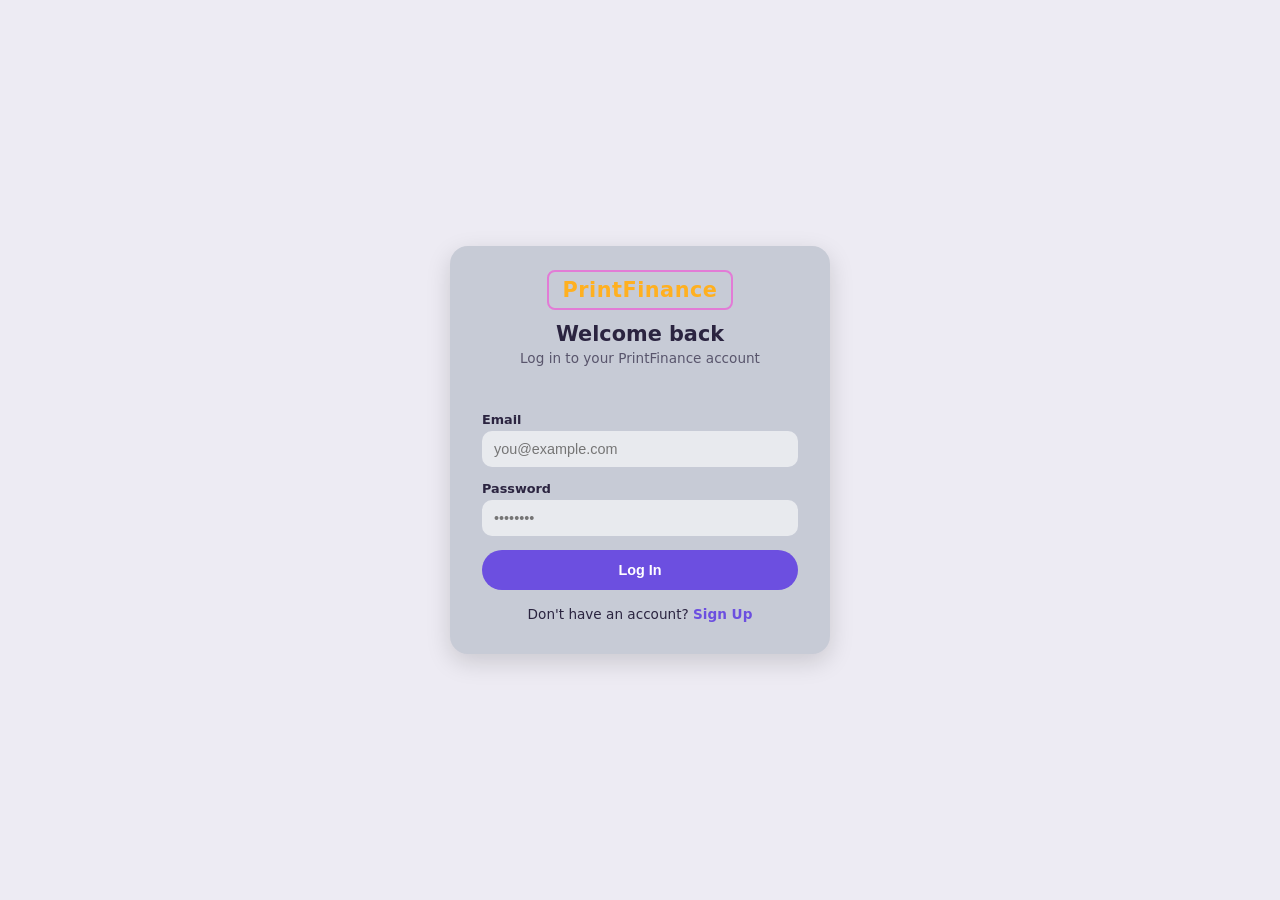
<file: login.html>
<!DOCTYPE html>
<html lang="en">
<head>
<meta charset="UTF-8">
<meta name="viewport" content="width=device-width, initial-scale=1.0">
<title>Log In — PrintFinance</title>
<script src="auth.js"></script>
<script src="storage.js"></script>
<link rel="stylesheet" href="styles.css">
</head>
<body>

<div class="auth-wrap">
  <div class="auth-card">
    <div class="auth-logo"><span class="logo">PrintFinance</span></div>
    <div class="auth-title">Welcome back</div>
    <div class="auth-sub">Log in to your PrintFinance account</div>

    <div class="auth-error" id="loginError"></div>

    <form id="loginForm">
      <div class="auth-field">
        <label>Email</label>
        <input type="email" id="loginEmail" placeholder="you@example.com" required>
      </div>
      <div class="auth-field">
        <label>Password</label>
        <input type="password" id="loginPassword" placeholder="••••••••" required>
      </div>
      <button type="submit" class="auth-btn">Log In</button>
    </form>

    <div class="auth-switch">Don't have an account? <a href="signup.html">Sign Up</a></div>
  </div>
</div>

<script src="login.js"></script>
</body>
</html>
</file>
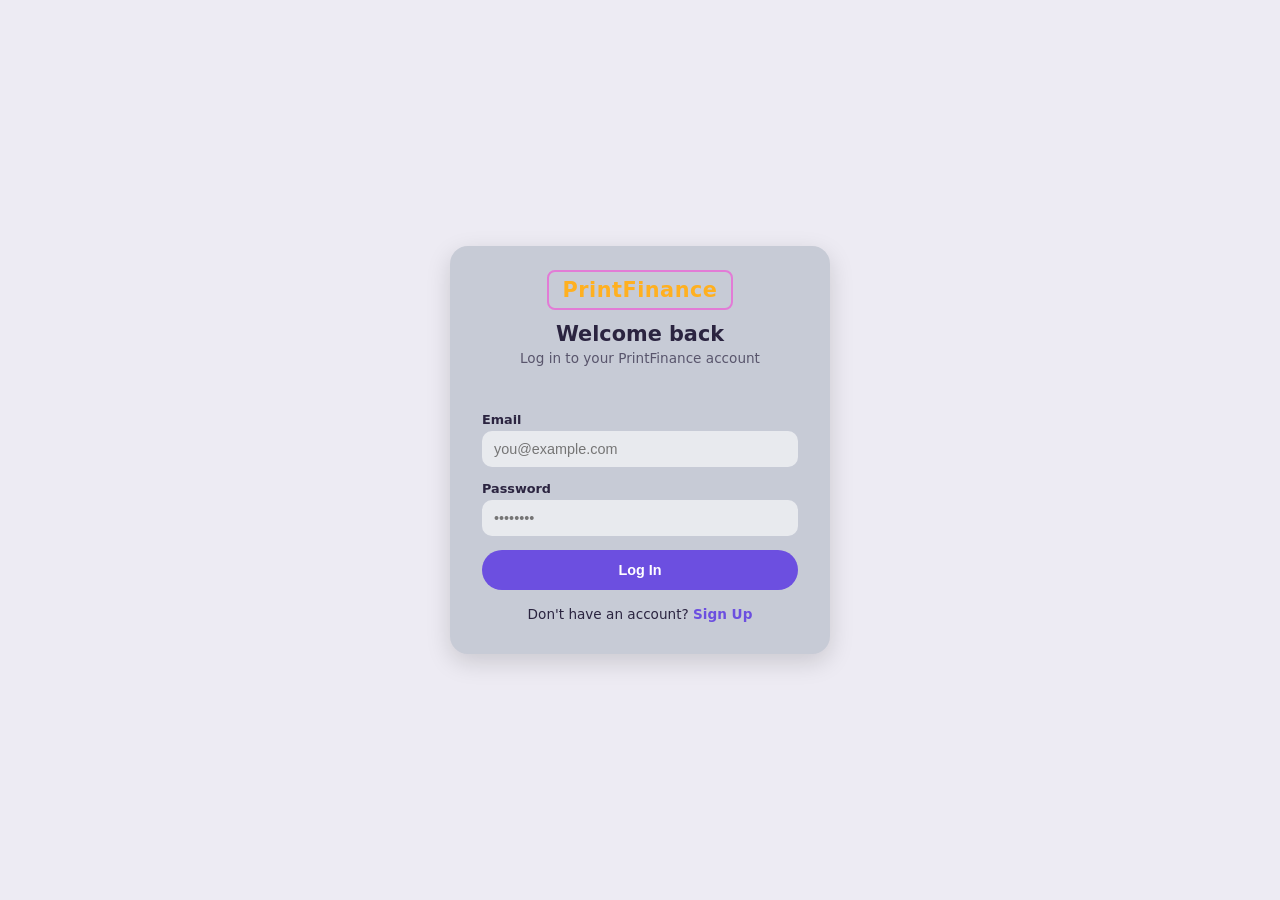
<file: settings.html>
<!DOCTYPE html>
<html lang="en">
<head>
<meta charset="UTF-8">
<meta name="viewport" content="width=device-width, initial-scale=1.0">
<title>Settings — PrintFinance</title>
<script src="auth.js"></script>
<script>requireAuth();</script>
<script src="storage.js"></script>
<link rel="stylesheet" href="styles.css">
</head>
<body>

<div class="navbar">
  <div class="logo">PrintFinance</div>
  <div class="nav-links">
    <a href="index.html">DASHBOARD</a>
    <a href="settings.html">SETTINGS</a>
    <div class="calc-label" id="calcToggle">Basic<br>Calculator 🖩</div>
  </div>
  <div class="user-block">
    <div class="dropdown-wrap">
      <div class="names" id="accountToggle">
        <div id="currentUserName">Account</div>
        <div>Manage Accounts ▾</div>
      </div>
      <div class="dropdown-menu account-menu" id="accountDropdown">
        <div id="logoutBtn">Log Out</div>
      </div>
    </div>
    <div class="avatar">👤</div>
  </div>
</div>

<div class="settings-wrap">
  <a href="index.html" class="back-link">← Back to Dashboard</a>

  <div class="settings-card">
    <div class="settings-title">Appearance</div>
    <div class="settings-sub">Choose how PrintFinance looks. Your pick is saved on this device.</div>
    <div class="theme-grid" id="themeGrid">
      <div class="theme-option" data-theme="original">
        <div class="theme-swatch">
          <span style="background:#6C4FE0"></span>
          <span style="background:#6FCF97"></span>
          <span style="background:#F19BAB"></span>
        </div>
        <div class="theme-name">Original</div>
      </div>
      <div class="theme-option" data-theme="dark">
        <div class="theme-swatch">
          <span style="background:#2C2350"></span>
          <span style="background:#3FA873"></span>
          <span style="background:#C46E82"></span>
        </div>
        <div class="theme-name">Dark Mode</div>
      </div>
      <div class="theme-option" data-theme="sunset">
        <div class="theme-swatch">
          <span style="background:#FF7E5F"></span>
          <span style="background:#8FBF6F"></span>
          <span style="background:#F2A29A"></span>
        </div>
        <div class="theme-name">Sunset</div>
      </div>
    </div>
  </div>

  <div class="settings-card">
    <div class="settings-title">Data</div>
    <div class="settings-sub">Your transactions are stored locally in this browser (localStorage) — clearing your browser data, or using a different browser or device, will not carry them over.</div>
    <button class="danger-btn" id="clearDataBtn">Clear All Transactions</button>
  </div>
</div>

<!-- BASIC CALCULATOR MODAL -->
<div class="modal-overlay" id="calcOverlay">
  <div class="calculator" id="calculator">
    <div class="calc-header">
      <span>Basic Calculator</span>
      <button class="calc-close" id="calcClose">✕</button>
    </div>
    <div class="calc-display" id="calcDisplay">0</div>
    <div class="calc-grid">
      <button data-action="clear">C</button>
      <button data-action="backspace">⌫</button>
      <button data-action="percent">%</button>
      <button data-op="/">÷</button>

      <button data-num="7">7</button>
      <button data-num="8">8</button>
      <button data-num="9">9</button>
      <button data-op="*">×</button>

      <button data-num="4">4</button>
      <button data-num="5">5</button>
      <button data-num="6">6</button>
      <button data-op="-">−</button>

      <button data-num="1">1</button>
      <button data-num="2">2</button>
      <button data-num="3">3</button>
      <button data-op="+">+</button>

      <button data-num="0" class="wide">0</button>
      <button data-action="decimal">.</button>
      <button data-action="equals" class="equals">=</button>
    </div>
  </div>
</div>

<script src="settings.js"></script>
<script src="calculator.js"></script>
</body>
</html>
</file>
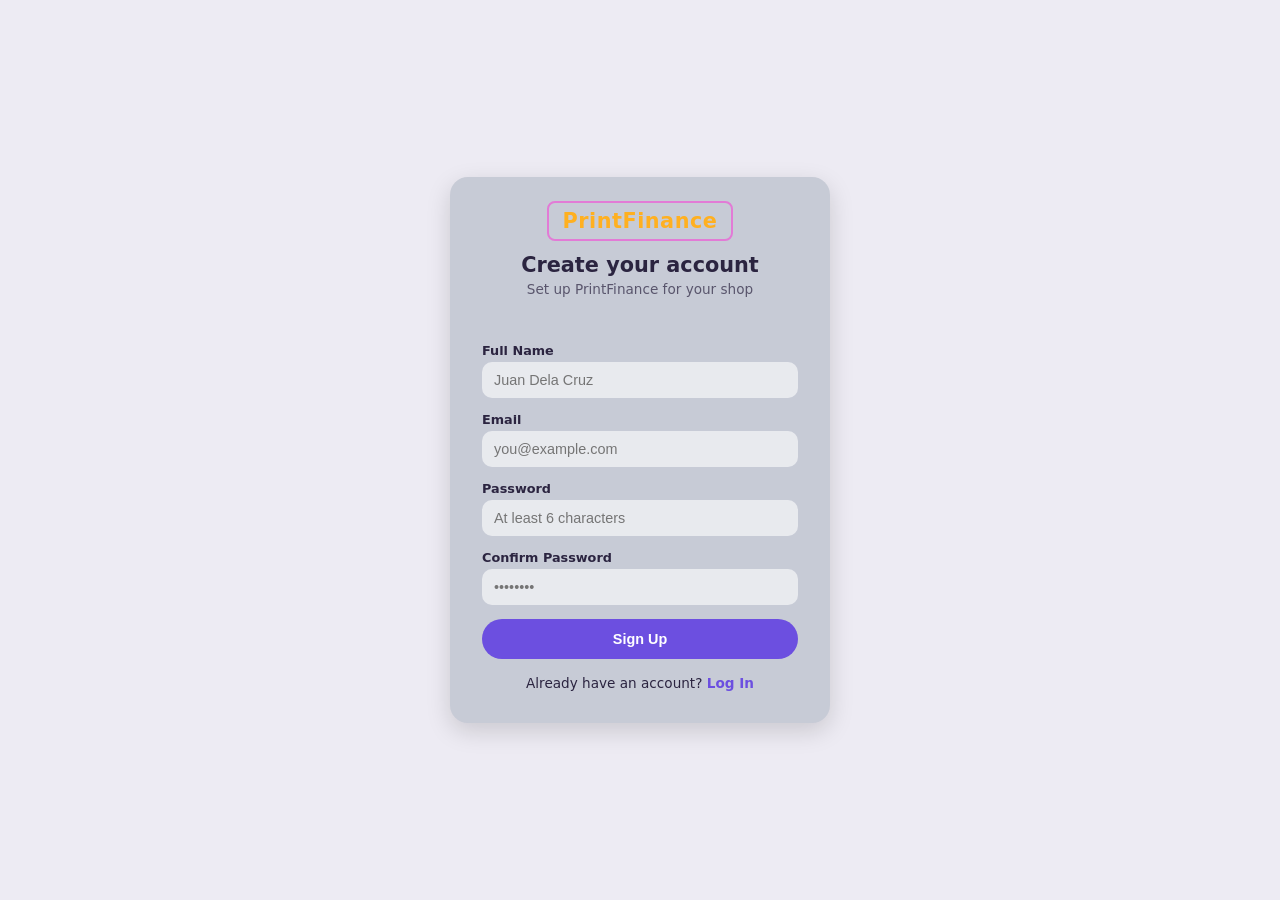
<file: signup.html>
<!DOCTYPE html>
<html lang="en">
<head>
<meta charset="UTF-8">
<meta name="viewport" content="width=device-width, initial-scale=1.0">
<title>Sign Up — PrintFinance</title>
<script src="auth.js"></script>
<script src="storage.js"></script>
<link rel="stylesheet" href="styles.css">
</head>
<body>

<div class="auth-wrap">
  <div class="auth-card">
    <div class="auth-logo"><span class="logo">PrintFinance</span></div>
    <div class="auth-title">Create your account</div>
    <div class="auth-sub">Set up PrintFinance for your shop</div>

    <div class="auth-error" id="signupError"></div>

    <form id="signupForm">
      <div class="auth-field">
        <label>Full Name</label>
        <input type="text" id="signupName" placeholder="Juan Dela Cruz" required>
      </div>
      <div class="auth-field">
        <label>Email</label>
        <input type="email" id="signupEmail" placeholder="you@example.com" required>
      </div>
      <div class="auth-field">
        <label>Password</label>
        <input type="password" id="signupPassword" placeholder="At least 6 characters" required>
      </div>
      <div class="auth-field">
        <label>Confirm Password</label>
        <input type="password" id="signupConfirm" placeholder="••••••••" required>
      </div>
      <button type="submit" class="auth-btn">Sign Up</button>
    </form>

    <div class="auth-switch">Already have an account? <a href="login.html">Log In</a></div>
  </div>
</div>

<script src="signup.js"></script>
</body>
</html>
</file>
<file: styles.css>
:root, [data-theme="original"]{
  --bg: #EDEBF3;
  --panel-bg: #C7CBD6;
  --text: #2B2440;

  --nav-grad-1: #6C4FE0;
  --nav-grad-2: #5a3fce;
  --logo-text: #FFB020;
  --logo-bg: rgba(255,255,255,0.08);
  --logo-border: #E27BD6;

  --green: #6FCF97;
  --green-dark: #4EAE75;
  --pink: #F19BAB;
  --pink-dark: #E27B8F;

  --blue-card-bg: #A9C6FA;
  --blue-card-text: #1c3b78;
  --red-card-bg: #F3A6A6;
  --red-card-text: #7a1f1f;
  --profit-text: #1e4a30;

  --gold: #F5B400;
  --scrollbar-thumb: #9b9bb0;

  --dropdown-bg: #ffffff;
  --dropdown-text: #2B2440;
  --dropdown-hover: #EDEBF3;
}

[data-theme="dark"]{
  --bg: #1B1926;
  --panel-bg: #2B2740;
  --text: #EDEBF3;

  --nav-grad-1: #2C2350;
  --nav-grad-2: #17132B;
  --logo-text: #FFC157;
  --logo-bg: rgba(255,255,255,0.06);
  --logo-border: #9B6BD1;

  --green: #3FA873;
  --green-dark: #2E7D57;
  --pink: #C46E82;
  --pink-dark: #A5546A;

  --blue-card-bg: #3E5FA0;
  --blue-card-text: #DCE7FF;
  --red-card-bg: #A0453E;
  --red-card-text: #FFE0DC;
  --profit-text: #E6FFF0;

  --gold: #F5C542;
  --scrollbar-thumb: #55506E;

  --dropdown-bg: #2B2740;
  --dropdown-text: #EDEBF3;
  --dropdown-hover: #3D3860;
}

[data-theme="sunset"]{
  --bg: #FFF3E6;
  --panel-bg: #F5D9BF;
  --text: #4A2E1E;

  --nav-grad-1: #FF7E5F;
  --nav-grad-2: #FEB47B;
  --logo-text: #7A2E10;
  --logo-bg: rgba(255,255,255,0.3);
  --logo-border: #E2574C;

  --green: #8FBF6F;
  --green-dark: #6E9E52;
  --pink: #F2A29A;
  --pink-dark: #E2807A;

  --blue-card-bg: #FFD8A8;
  --blue-card-text: #7A4A12;
  --red-card-bg: #F2A29A;
  --red-card-text: #7A2E22;
  --profit-text: #274E1A;

  --gold: #D96C2B;
  --scrollbar-thumb: #D9A066;

  --dropdown-bg: #FFEBD6;
  --dropdown-text: #4A2E1E;
  --dropdown-hover: #F5D2A8;
}

*{box-sizing:border-box; margin:0; padding:0;}
body{
  font-family: 'Segoe UI', system-ui, -apple-system, sans-serif;
  background: var(--bg);
  color: var(--text);
  min-height:100vh;
  transition: background 0.2s ease, color 0.2s ease;
}

/* ===== NAVBAR ===== */
.navbar{
  background: linear-gradient(135deg, var(--nav-grad-1), var(--nav-grad-2));
  display:flex;
  align-items:center;
  justify-content:space-between;
  padding: 14px 28px;
  color:white;
  flex-wrap:wrap;
  gap:12px;
}
.logo{
  font-weight:800;
  font-size:1.3rem;
  color: var(--logo-text);
  background: var(--logo-bg);
  border: 2px solid var(--logo-border);
  border-radius:8px;
  padding:6px 14px;
  letter-spacing:0.5px;
}
.nav-links{
  display:flex;
  gap:36px;
  align-items:center;
  font-weight:700;
  font-size:0.82rem;
  letter-spacing:0.5px;
}
.nav-links > div, .nav-links > a{ display:flex; align-items:center; gap:4px; cursor:pointer; opacity:0.95; color:white; text-decoration:none;}
.nav-links > div:hover, .nav-links > a:hover{ opacity:1; text-decoration: underline; }
.calc-label{ text-align:center; line-height:1.1;}
.user-block{ display:flex; align-items:center; gap:10px; font-size:0.8rem; }
.user-block .names{ text-align:right; line-height:1.4; cursor:pointer; }
.user-block .names div:first-child{ font-weight:700; }
.user-block .names div:last-child{ opacity:0.85; font-size:0.72rem; }
.avatar{
  width:38px; height:38px; border-radius:50%;
  background:#DCD6F0;
  display:flex; align-items:center; justify-content:center;
  font-size:1.1rem;
}

/* ===== NAV DROPDOWNS ===== */
.dropdown-wrap{ position:relative; }
.dropdown-menu{
  position:absolute;
  top:130%;
  left:0;
  background: var(--dropdown-bg);
  color: var(--dropdown-text);
  border-radius:10px;
  padding:6px;
  min-width:140px;
  box-shadow: 0 6px 16px rgba(0,0,0,0.25);
  display:none;
  z-index:50;
}
.dropdown-menu.account-menu{ left:auto; right:0; }
.dropdown-menu.open{ display:block; }
.dropdown-menu div{
  padding:8px 12px;
  border-radius:6px;
  cursor:pointer;
  font-weight:600;
  font-size:0.8rem;
  white-space:nowrap;
}
.dropdown-menu div:hover{ background: var(--dropdown-hover); }
.dropdown-menu div.active{ text-decoration:underline; }

/* ===== LAYOUT ===== */
.dashboard{
  display:grid;
  grid-template-columns: 260px 1fr 300px;
  gap:16px;
  padding:16px;
  align-items:start;
}
@media (max-width: 980px){
  .dashboard{ grid-template-columns: 1fr; }
}

.panel{
  background: var(--panel-bg);
  border-radius: 16px;
  padding:16px;
  box-shadow: 0 3px 8px rgba(0,0,0,0.08);
  transition: background 0.2s ease;
}

/* ===== LEFT PANEL ===== */
.left-panel{ display:flex; flex-direction:column; align-items:center; min-height: 480px; }
.chart-wrap{ width:100%; max-width:220px; margin-bottom:10px; }
.legend{ width:100%; margin-top:8px; font-size:0.85rem; font-weight:600;}
.legend-item{ display:flex; align-items:center; gap:8px; margin:6px 0;}
.dot{ width:14px; height:14px; border-radius:50%; flex-shrink:0;}
.datetime{ margin-top:auto; text-align:center; padding-top:20px; }
.datetime .time{ font-weight:700; }
.datetime .date{ color: var(--gold); font-weight:800; font-size:1.05rem; }

/* ===== MIDDLE LOG ===== */
.log-panel{ max-height: 560px; overflow-y:auto; display:flex; flex-direction:column; gap:10px; }
.log-entry{
  border-radius:10px;
  padding:10px 16px;
  color:white;
  font-size:0.85rem;
  font-weight:600;
  display:flex;
  flex-wrap:wrap;
  gap: 4px 18px;
  animation: slideIn 0.25s ease;
}
@keyframes slideIn{ from{ opacity:0; transform: translateY(-6px);} to{opacity:1; transform:translateY(0);} }
.log-entry.service{ background: var(--green); }
.log-entry.purchase{ background: var(--pink); }
.log-empty{ text-align:center; opacity:0.6; font-size:0.85rem; padding:24px 0; }

/* ===== RIGHT PANEL ===== */
.right-panel{ display:flex; flex-direction:column; gap:14px; }
.stats-row{ display:flex; gap:12px; }
.stat-card{
  flex:1;
  border-radius:12px;
  padding:12px 14px;
  text-align:center;
  box-shadow: 0 2px 5px rgba(0,0,0,0.12);
}
.stat-card.revenue{ background: var(--blue-card-bg); color: var(--blue-card-text);}
.stat-card.expenses{ background: var(--red-card-bg); color: var(--red-card-text);}
.stat-card.profit{ background: var(--green); color: var(--profit-text); margin: 0 auto; width:60%; }
.stat-label{ font-size:0.7rem; font-weight:800; letter-spacing:0.4px; opacity:0.9;}
.stat-value{ font-size:1.3rem; font-weight:800; margin-top:2px;}

.form-box{ border-radius:14px; padding:14px; }
.form-box.services{ background: var(--green); }
.form-box.purchase{ background: var(--pink); }
.form-title{ color:white; font-weight:800; margin-bottom:10px; font-size:0.95rem;}
.form-row{ display:flex; align-items:center; gap:10px; margin-bottom:8px; }
.form-row label{ color:white; font-weight:700; font-size:0.8rem; width:70px; flex-shrink:0;}
.form-row select, .form-row input{
  flex:1;
  border:none;
  border-radius: 14px;
  padding:6px 12px;
  font-size:0.82rem;
  font-weight:600;
  background: rgba(255,255,255,0.5);
  color: #2B2440;
}
.form-box.services .form-row select, .form-box.services .form-row input{ background: var(--green-dark); color:white; }
.form-box.services .form-row select option{ color:black; }
.form-box.purchase .form-row select, .form-box.purchase .form-row input{ background: var(--pink-dark); color:white; }
.form-box.purchase .form-row select option{ color:black; }
.form-row input::placeholder{ color: rgba(255,255,255,0.75); }
.add-btn-row{ display:flex; justify-content:flex-end; }
.add-btn{
  background:#3FA84E;
  color:white;
  border:none;
  border-radius:20px;
  padding:6px 22px;
  font-weight:800;
  cursor:pointer;
  font-size:0.85rem;
  transition: transform 0.1s ease, background 0.15s ease;
}
.add-btn:hover{ background:#2f8a3c; transform: translateY(-1px); }
.form-box.purchase .add-btn{ background:#C0392B; }
.form-box.purchase .add-btn:hover{ background:#a5301f; }

::-webkit-scrollbar{ width:8px; }
::-webkit-scrollbar-thumb{ background: var(--scrollbar-thumb); border-radius:4px; }

/* ===== SETTINGS PAGE ===== */
.settings-wrap{ max-width:720px; margin:32px auto; padding:0 16px; }
.back-link{ display:inline-block; margin-bottom:16px; color: var(--text); font-weight:700; text-decoration:none; opacity:0.75; }
.back-link:hover{ opacity:1; text-decoration:underline; }
.settings-card{ background: var(--panel-bg); border-radius:16px; padding:24px; margin-bottom:20px; }
.settings-title{ font-size:1.3rem; font-weight:800; margin-bottom:6px; }
.settings-sub{ opacity:0.75; font-size:0.85rem; margin-bottom:18px; }
.theme-grid{ display:grid; grid-template-columns:repeat(auto-fit,minmax(150px,1fr)); gap:16px; }
.theme-option{
  border-radius:14px;
  padding:16px;
  cursor:pointer;
  border:3px solid transparent;
  background: rgba(255,255,255,0.15);
  transition: border 0.15s ease, transform 0.15s ease;
}
.theme-option:hover{ transform: translateY(-2px); }
.theme-option.selected{ border-color: var(--gold); }
.theme-swatch{ display:flex; gap:6px; margin-bottom:10px; }
.theme-swatch span{ width:22px; height:22px; border-radius:50%; display:inline-block; }
.theme-name{ font-weight:800; font-size:0.9rem; }
.danger-btn{
  background:#C0392B; color:white; border:none; border-radius:20px;
  padding:10px 24px; font-weight:800; cursor:pointer; font-size:0.85rem;
}
.danger-btn:hover{ background:#a5301f; }

/* ===== CALCULATOR MODAL ===== */
.modal-overlay{
  position:fixed; inset:0; background:rgba(0,0,0,0.5);
  display:none; align-items:center; justify-content:center; z-index:200;
}
.modal-overlay.open{ display:flex; }
.calculator{
  background: var(--panel-bg); border-radius:16px; padding:16px; width:260px;
  box-shadow: 0 10px 30px rgba(0,0,0,0.35);
}
.calc-header{ display:flex; justify-content:space-between; align-items:center; font-weight:800; margin-bottom:10px; color:var(--text); }
.calc-close{ background:none; border:none; font-size:1rem; cursor:pointer; color:var(--text); }
.calc-display{
  background: rgba(0,0,0,0.15); border-radius:10px; padding:14px; text-align:right;
  font-size:1.6rem; font-weight:700; margin-bottom:12px; color:var(--text); word-break:break-all;
}
.calc-grid{ display:grid; grid-template-columns:repeat(4, 1fr); gap:8px; }
.calc-grid button{
  padding:14px 0; border:none; border-radius:10px; font-size:1rem; font-weight:700;
  cursor:pointer; background: rgba(255,255,255,0.5); color:var(--text);
}
.calc-grid button:hover{ filter:brightness(0.95); }
.calc-grid button.wide{ grid-column: span 2; }
.calc-grid button.equals{ background: var(--green); color:white; }
.calc-grid button[data-op]{ background: var(--pink); color:white; }

/* ===== AUTH PAGES (login / signup) ===== */
.auth-wrap{ min-height:100vh; display:flex; align-items:center; justify-content:center; padding:16px; }
.auth-card{ background: var(--panel-bg); border-radius:18px; padding:32px; width:100%; max-width:380px; box-shadow:0 8px 24px rgba(0,0,0,0.15); }
.auth-logo{ text-align:center; margin-bottom:20px; }
.auth-logo .logo{ background:transparent; }
.auth-title{ font-size:1.3rem; font-weight:800; margin-bottom:4px; text-align:center; }
.auth-sub{ text-align:center; opacity:0.7; font-size:0.85rem; margin-bottom:20px; }
.auth-field{ margin-bottom:14px; }
.auth-field label{ display:block; font-weight:700; font-size:0.8rem; margin-bottom:4px; }
.auth-field input{ width:100%; padding:10px 12px; border-radius:10px; border:none; background:rgba(255,255,255,0.6); font-size:0.9rem; color:var(--text); }
.auth-error{ color:#C0392B; font-size:0.8rem; margin-bottom:10px; min-height:16px; font-weight:600; }
.auth-btn{ width:100%; padding:12px; border:none; border-radius:20px; background: var(--nav-grad-1); color:white; font-weight:800; cursor:pointer; font-size:0.9rem; }
.auth-btn:hover{ filter:brightness(0.95); }
.auth-switch{ text-align:center; margin-top:16px; font-size:0.85rem; }
.auth-switch a{ color: var(--nav-grad-1); font-weight:700; text-decoration:none; }
.auth-switch a:hover{ text-decoration:underline; }
</file>
